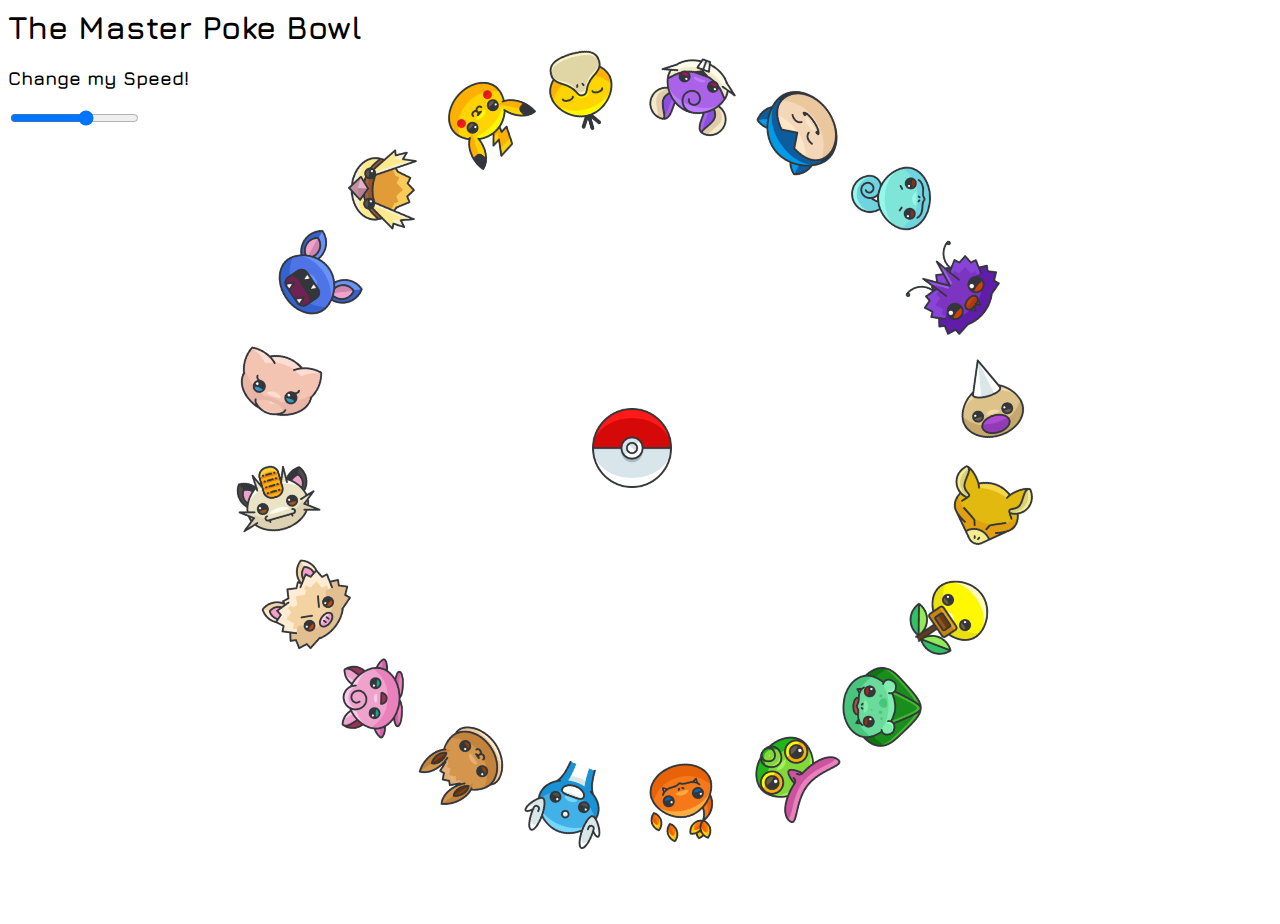
<file: projects/pokeroll/index.html>
<html>
  <head>
    <title>Poke Bowl</title>
    <link rel="stylesheet" href="style.css">
    <link href="https://fonts.googleapis.com/css?family=Jura" rel="stylesheet">
    <script src="index.js" defer></script>
  </head>
  <body>
    <div class="head">
      <h1>The Master Poke Bowl</h1>
      <h3>Change my Speed!</h3>
      <input id="speed" type="range" name="speed" min="1" max="500" value="300" >
      <audio id="audio" src="http://www.wavlist.com/tv/033/poke-who.wav"></audio>
    </div>
    <div class="circle">
      <img src="img/pokeball.png" id="center"/>
      <img src="img/abra.png" id="one" class="pokemon"/>
      <img src="img/bellsprout.png" id="two" class="pokemon"/>
      <img src="img/bulbasaur.png"id="three" class="pokemon"/>
      <img src="img/caterpie.png"id="four" class="pokemon"/>
      <img src="img/charmander.png"id="five" class="pokemon"/>
      <img src="img/dratini.png"id="six" class="pokemon"/>
      <img src="img/eevee.png"id="seven" class="pokemon"/>
      <img src="img/jigglypuff.png"id="eight" class="pokemon"/>
      <img src="img/mankey.png"id="nine" class="pokemon"/>
      <img src="img/meowth.png"id="ten" class="pokemon"/>
      <img src="img/mew.png"id="eleven" class="pokemon"/>
      <img src="img/zubat.png"id="twelve" class="pokemon"/>
      <img src="img/pidgey.png"id="thirteen" class="pokemon"/>
      <img src="img/pikachu-2.png"id="fourteen" class="pokemon"/>
      <img src="img/psyduck.png"id="fifteen" class="pokemon"/>
      <img src="img/rattata.png"id="sixteen" class="pokemon"/>
      <img src="img/snorlax.png"id="seventeen" class="pokemon"/>
      <img src="img/squirtle.png"id="eighteen" class="pokemon"/>
      <img src="img/venonat.png"id="nineteen" class="pokemon"/>
      <img src="img/weedle.png"id="twenty" class="pokemon"/>
    </div>
  </body>
</html>
</file>
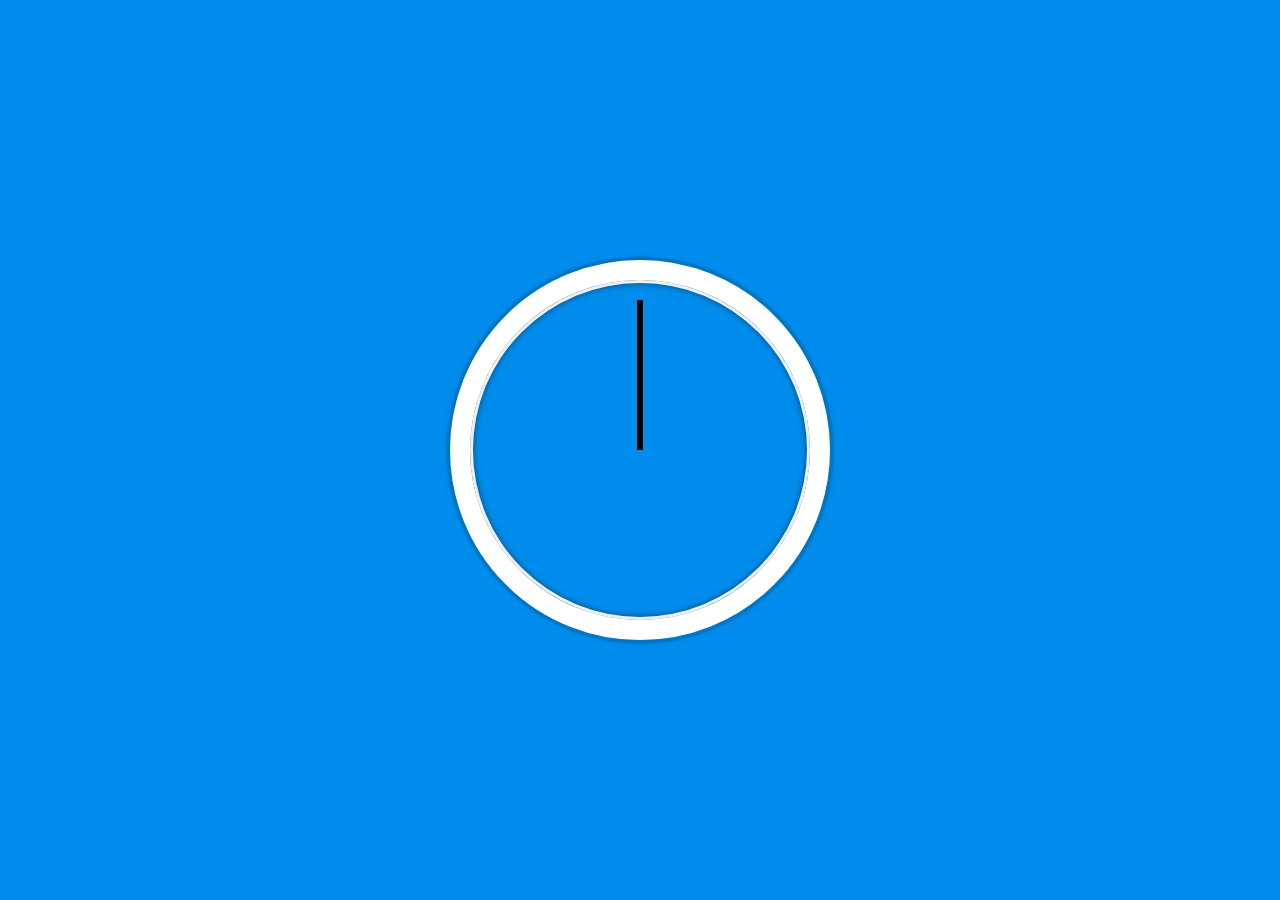
<file: 02 - JS and CSS Clock/index-START.html>
<!DOCTYPE html>
<html lang="en">
<head>
  <meta charset="UTF-8">
  <title>JS + CSS Clock</title>
</head>
<body>


    <div class="clock">
      <div class="clock-face">
        <div class="hand hour-hand"></div>
        <div class="hand min-hand"></div>
        <div class="hand second-hand"></div>
      </div>
    </div>


  <style>
    html {
      background:#018DED url(http://unsplash.it/1500/1000?image=881&blur=50);
      background-size:cover;
      font-family:'helvetica neue';
      text-align: center;
      font-size: 10px;
    }

    body {
      margin: 0;
      font-size: 2rem;
      display:flex;
      flex:1;
      min-height: 100vh;
      align-items: center;
    }

    .clock {
      width: 30rem;
      height: 30rem;
      border:20px solid white;
      border-radius:50%;
      margin:50px auto;
      position: relative;
      padding:2rem;
      box-shadow:
        0 0 0 4px rgba(0,0,0,0.1),
        inset 0 0 0 3px #EFEFEF,
        inset 0 0 10px black,
        0 0 10px rgba(0,0,0,0.2);
    }

    .clock-face {
      position: relative;
      width: 100%;
      height: 100%;
      transform: translateY(-3px); /* account for the height of the clock hands */
    }

    .hand {
      width:50%;
      height:6px;
      background:black;
      position: absolute;
      top:50%;
      transform-origin: 100%;
      transform: rotate(90deg);
      transition: all 0.05s;
      transition-timing-function: cubic-bezier(0.1, 2.7, 0.58, 1);
    }

  </style>

  <script>

    const secondHand = document.querySelector('.second-hand')
    const minuteHand = document.querySelector('.min-hand')
    const hourHand = document.querySelector('.hour-hand')

    function setDate() {
      const now = new Date()

      seconds = now.getSeconds()
      const secondsDegrees = ((seconds / 60) * 360) + 90
      secondHand.style.transform = `rotate(${secondsDegrees}deg)`

      minutes = now.getMinutes()
      const minutesDegrees = ((minutes / 60) * 360) + 90
      minuteHand.style.transform = `rotate(${minutesDegrees}deg)`

      hours = now.getHours()
      const hoursDegrees = hours * 60 + 90
      hourHand.style.transform = `rotate(${hoursDegrees}deg)`

    }

    setInterval(setDate, 1000)
  </script>
</body>
</html>
</file>
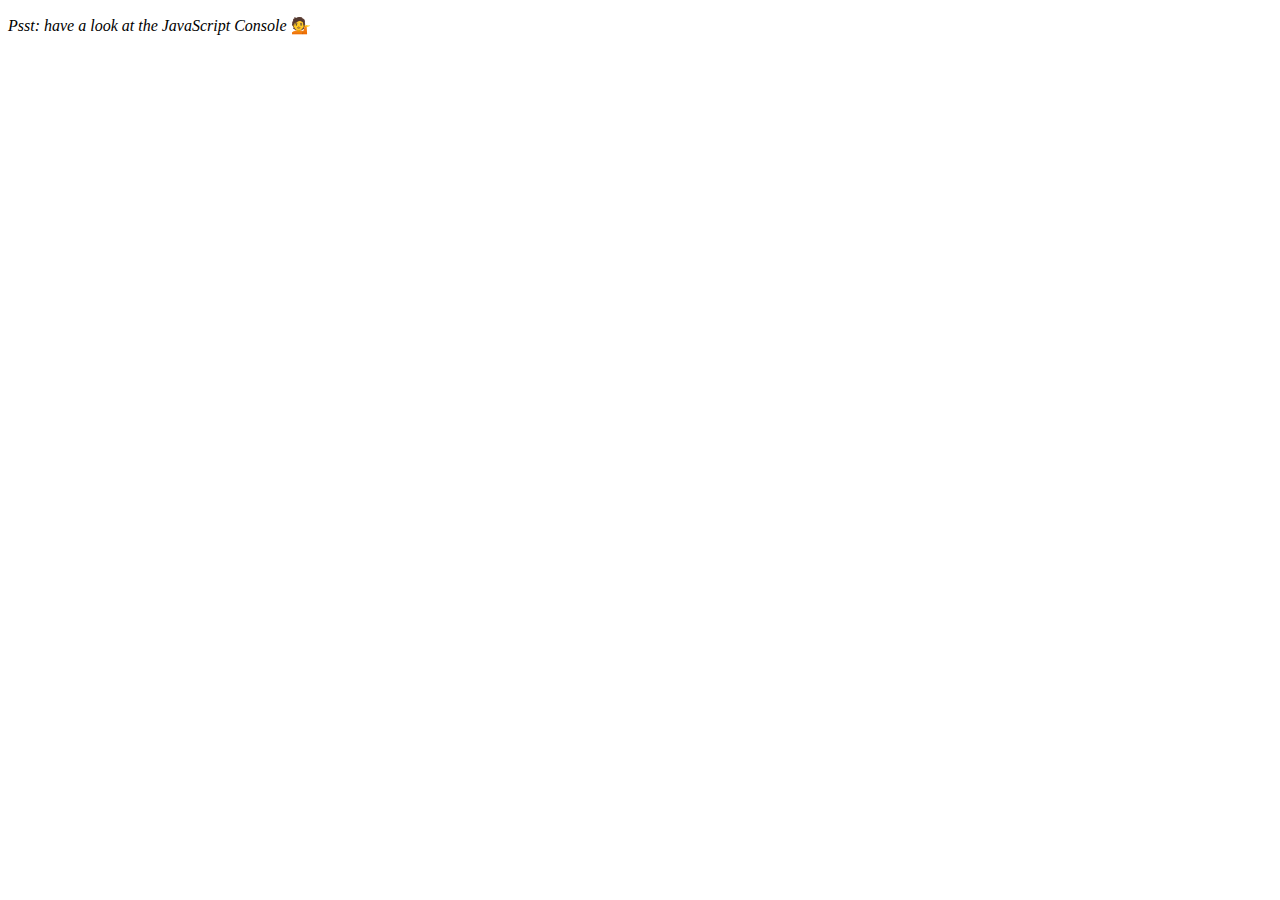
<file: 04 - Array Cardio Day 1/index-START.html>
<!DOCTYPE html>
<html lang="en">
<head>
  <meta charset="UTF-8">
  <title>Array Cardio 💪</title>
</head>
<body>
  <p><em>Psst: have a look at the JavaScript Console</em> 💁</p>
  <script>
    // Get your shorts on - this is an array workout!
    // ## Array Cardio Day 1

    // Some data we can work with

    const inventors = [
      { first: 'Albert', last: 'Einstein', year: 1879, passed: 1955 },
      { first: 'Isaac', last: 'Newton', year: 1643, passed: 1727 },
      { first: 'Galileo', last: 'Galilei', year: 1564, passed: 1642 },
      { first: 'Marie', last: 'Curie', year: 1867, passed: 1934 },
      { first: 'Johannes', last: 'Kepler', year: 1571, passed: 1630 },
      { first: 'Nicolaus', last: 'Copernicus', year: 1473, passed: 1543 },
      { first: 'Max', last: 'Planck', year: 1858, passed: 1947 },
      { first: 'Katherine', last: 'Blodgett', year: 1898, passed: 1979 },
      { first: 'Ada', last: 'Lovelace', year: 1815, passed: 1852 },
      { first: 'Sarah E.', last: 'Goode', year: 1855, passed: 1905 },
      { first: 'Lise', last: 'Meitner', year: 1878, passed: 1968 },
      { first: 'Hanna', last: 'Hammarström', year: 1829, passed: 1909 }
    ];

    const people = ['Beck, Glenn', 'Becker, Carl', 'Beckett, Samuel', 'Beddoes, Mick', 'Beecher, Henry', 'Beethoven, Ludwig', 'Begin, Menachem', 'Belloc, Hilaire', 'Bellow, Saul', 'Benchley, Robert', 'Benenson, Peter', 'Ben-Gurion, David', 'Benjamin, Walter', 'Benn, Tony', 'Bennington, Chester', 'Benson, Leana', 'Bent, Silas', 'Bentsen, Lloyd', 'Berger, Ric', 'Bergman, Ingmar', 'Berio, Luciano', 'Berle, Milton', 'Berlin, Irving', 'Berne, Eric', 'Bernhard, Sandra', 'Berra, Yogi', 'Berry, Halle', 'Berry, Wendell', 'Bethea, Erin', 'Bevan, Aneurin', 'Bevel, Ken', 'Biden, Joseph', 'Bierce, Ambrose', 'Biko, Steve', 'Billings, Josh', 'Biondo, Frank', 'Birrell, Augustine', 'Black, Elk', 'Blair, Robert', 'Blair, Tony', 'Blake, William'];

    // Array.prototype.filter()
    // 1. Filter the list of inventors for those who were born in the 1500's
    const fifteenHundreds = inventors.filter(inventor => inventor.year >= 1500 && inventor.year < 1600)
    console.log(fifteenHundreds)

    // Array.prototype.map()
    // 2. Give us an array of the inventors' first and last names
    const firstAndLast = inventors.map(inventor => `${inventor.first} ${inventor.last}` )
    console.log(firstAndLast)

    // Array.prototype.sort()
    // 3. Sort the inventors by birthdate, oldest to youngest
    const age = inventors.sort((inventor1, inventor2 )=> inventor1.year - inventor2.year)
    console.log(age)

    // Array.prototype.reduce()
    // 4. How many years did all the inventors live?
    const yearsLived = inventors.reduce((totalYears, inventor) => totalYears + (inventor.passed - inventor.year), 0)
    console.log(yearsLived)

    // 5. Sort the inventors by years lived
    const oldest = inventors.sort((inventor1, inventor2) => (inventor1.passed-inventor1.year) > (inventor1.passed-inventor1.year) ? 1 : -1)
    console.table(oldest)

    // 6. create a list of Boulevards in Paris that contain 'de' anywhere in the name
    // https://en.wikipedia.org/wiki/Category:Boulevards_in_Paris
    // const category = document.querySelector('.mw-category')
    // const links = [...category.querySelectorAll('a')]
    // const de = links.filter(street => street.includes('de'))

    // 7. sort Exercise
    // Sort the people alphabetically by last name
    const lastName = people.sort((p1, p2) => p1[1] > p2[1] ? 1 : -1)
    console.table(lastName)

    // 8. Reduce Exercise
    // Sum up the instances of each of these
    const data = ['car', 'car', 'truck', 'truck', 'bike', 'walk', 'car', 'van', 'bike', 'walk', 'car', 'van', 'car', 'truck' ];
    const transport = data.reduce(function(obj, item) {
      if (!obj[item]) {
        obj[item] = 0;
      }
      obj[item]++;
      return obj;
    }, {});
    console.table(transport)


  </script>
</body>
</html>
</file>
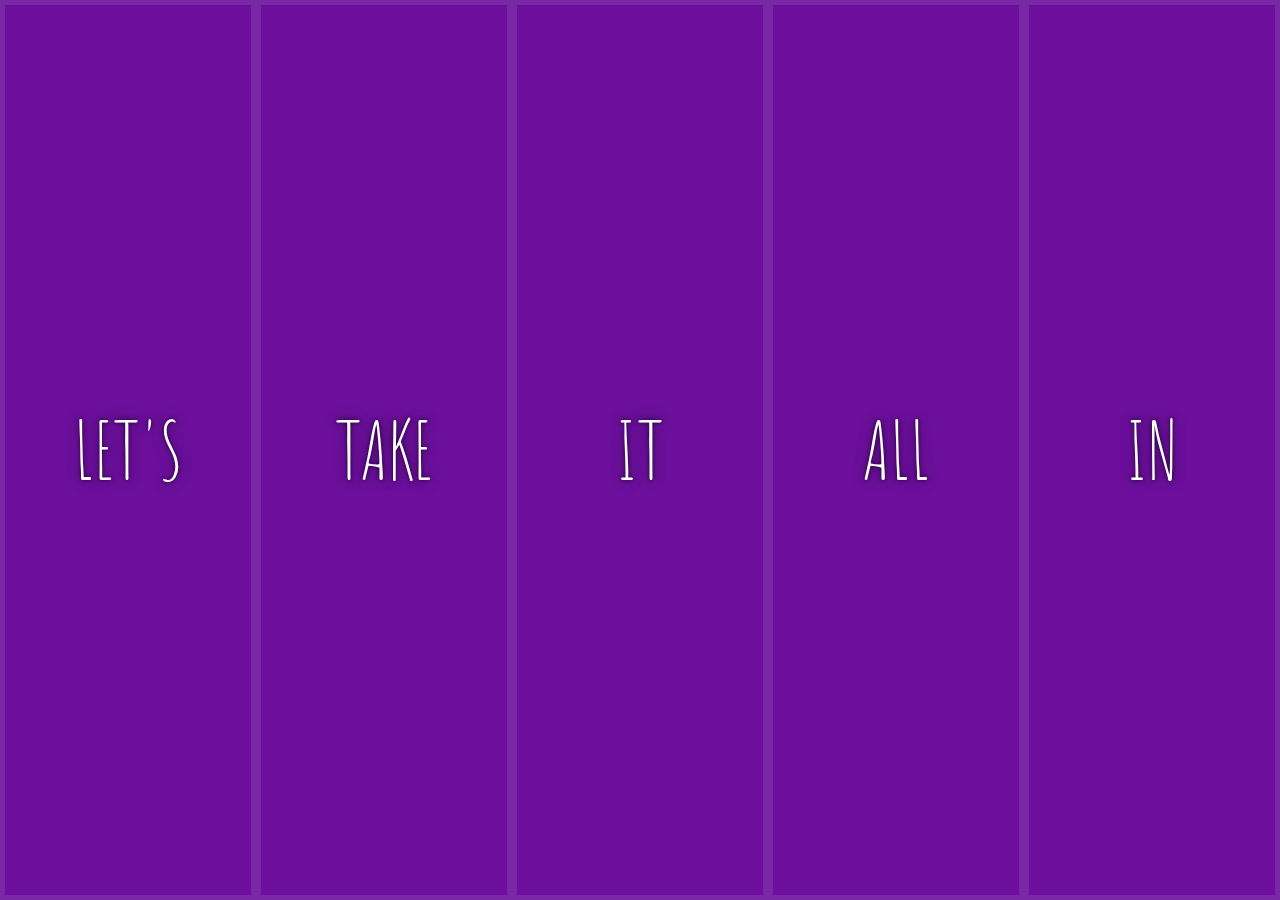
<file: 05 - Flex Panel Gallery/index-START.html>
<!DOCTYPE html>
<html lang="en">
<head>
  <meta charset="UTF-8">
  <title>Flex Panels 💪</title>
  <link href='https://fonts.googleapis.com/css?family=Amatic+SC' rel='stylesheet' type='text/css'>
</head>
<body>
  <style>
    html {
      box-sizing: border-box;
      background:#ffc600;
      font-family:'helvetica neue';
      font-size: 20px;
      font-weight: 200;
    }
    body {
      margin: 0;
    }
    *, *:before, *:after {
      box-sizing: inherit;
    }

    .panels {
      display: flex;
      min-height:100vh;
      overflow: hidden;
    }

    .panel {
      background:#6B0F9C;
      box-shadow:inset 0 0 0 5px rgba(255,255,255,0.1);
      color:white;
      text-align: center;
      align-items:center;
      /* Safari transitionend event.propertyName === flex */
      /* Chrome + FF transitionend event.propertyName === flex-grow */
      transition:
        font-size 0.7s cubic-bezier(0.61,-0.19, 0.7,-0.11),
        flex 0.7s cubic-bezier(0.61,-0.19, 0.7,-0.11),
        background 0.2s;
      font-size: 20px;
      background-size:cover;
      background-position:center;
      flex: 1;
      justify-content: center;
      align-items: center;
      display: flex;
      flex-direction: column;
    }


    .panel1 { background-image:url(https://source.unsplash.com/gYl-UtwNg_I/1500x1500); }
    .panel2 { background-image:url(https://source.unsplash.com/rFKUFzjPYiQ/1500x1500); }
    .panel3 { background-image:url(https://images.unsplash.com/photo-1465188162913-8fb5709d6d57?ixlib=rb-0.3.5&q=80&fm=jpg&crop=faces&cs=tinysrgb&w=1500&h=1500&fit=crop&s=967e8a713a4e395260793fc8c802901d); }
    .panel4 { background-image:url(https://source.unsplash.com/ITjiVXcwVng/1500x1500); }
    .panel5 { background-image:url(https://source.unsplash.com/3MNzGlQM7qs/1500x1500); }

    .panel > * {
      margin:0;
      width: 100%;
      transition:transform 0.5s;
      flex: 1 0 auto;
      justify-content: center;
      display: flex;
      align-items: center;
    }

    .panel > *:first-child { transform: translateY(-100%)}
    .panel.open-active > *:first-child { transform: translateY(0)}
    .panel > *:last-child { transform: translateY(100%)}
    .panel.panel.open-active > *:last-child { transform: translateY(0)}

    .panel p {
      text-transform: uppercase;
      font-family: 'Amatic SC', cursive;
      text-shadow:0 0 4px rgba(0, 0, 0, 0.72), 0 0 14px rgba(0, 0, 0, 0.45);
      font-size: 2em;
    }
    .panel p:nth-child(2) {
      font-size: 4em;
    }

    .panel.open {
      font-size:40px;
      flex: 5;
    }

  </style>


  <div class="panels">
    <div class="panel panel1">
      <p>Hey</p>
      <p>Let's</p>
      <p>Dance</p>
    </div>
    <div class="panel panel2">
      <p>Give</p>
      <p>Take</p>
      <p>Receive</p>
    </div>
    <div class="panel panel3">
      <p>Experience</p>
      <p>It</p>
      <p>Today</p>
    </div>
    <div class="panel panel4">
      <p>Give</p>
      <p>All</p>
      <p>You can</p>
    </div>
    <div class="panel panel5">
      <p>Life</p>
      <p>In</p>
      <p>Motion</p>
    </div>
  </div>

  <script>

    const panels = document.querySelectorAll('.panel')

    function toggleOpen() {
      this.classList.toggle('open')
    }

    function toggleActive(e) {
      if (e.propertyName === 'flex-grow' || e.propertyName === 'flex') {
      this.classList.toggle('open-active')
      }
    }

    panels.forEach(panel => panel.addEventListener('click', toggleOpen))
    panels.forEach(panel => panel.addEventListener('transitionend', toggleActive))
  </script>



</body>
</html>
</file>
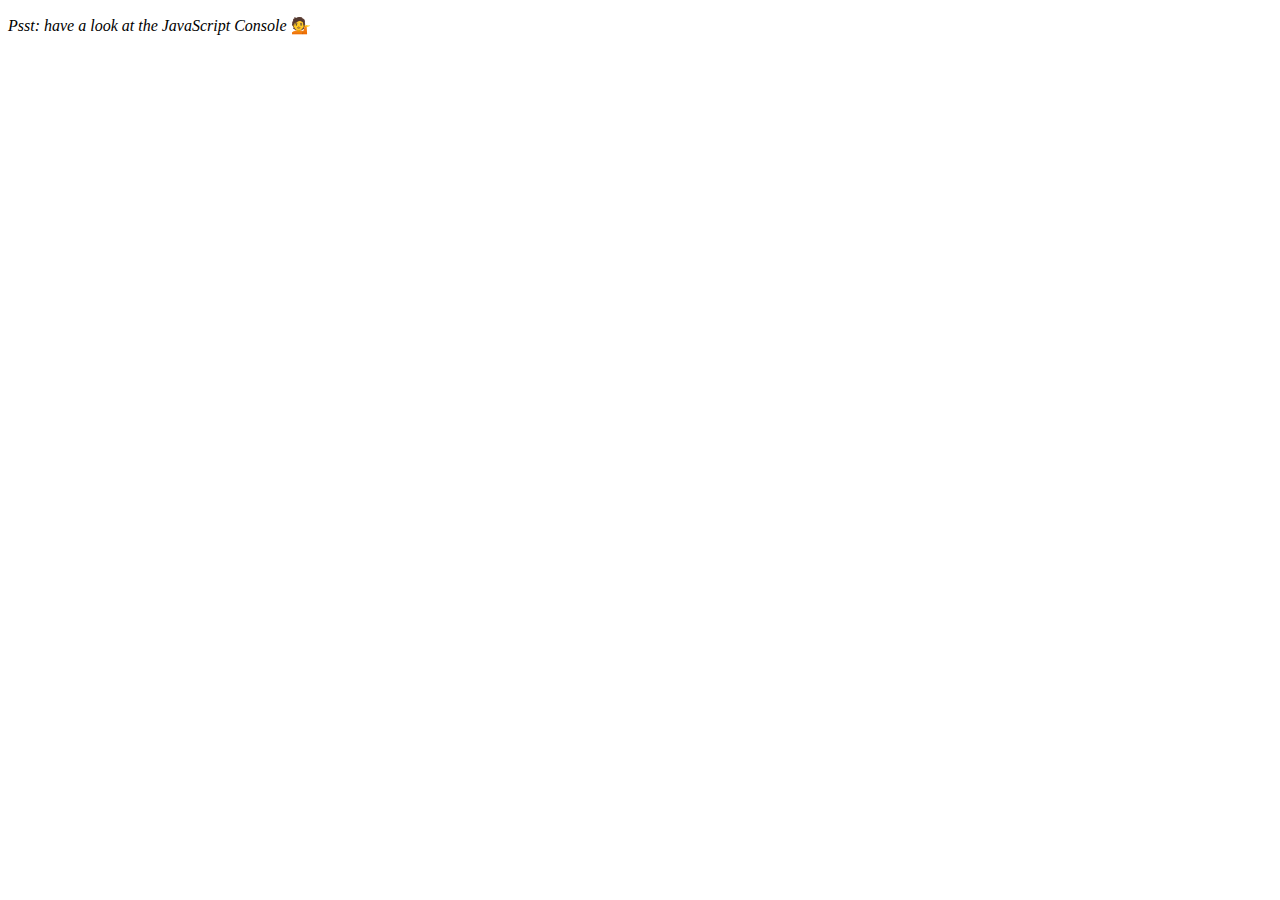
<file: 07 - Array Cardio Day 2/index-START.html>
<!DOCTYPE html>
<html lang="en">
<head>
  <meta charset="UTF-8">
  <title>Array Cardio 💪💪</title>
</head>
<body>
  <p><em>Psst: have a look at the JavaScript Console</em> 💁</p>
  <script>
    // ## Array Cardio Day 2

    const people = [
      { name: 'Wes', year: 1988 },
      { name: 'Kait', year: 1986 },
      { name: 'Irv', year: 1970 },
      { name: 'Lux', year: 2015 }
    ];

    const comments = [
      { text: 'Love this!', id: 523423 },
      { text: 'Super good', id: 823423 },
      { text: 'You are the best', id: 2039842 },
      { text: 'Ramen is my fav food ever', id: 123523 },
      { text: 'Nice Nice Nice!', id: 542328 }
    ];

    // Some and Every Checks
    // Array.prototype.some() // is at least one person 19 or older?
    const anyOver19 = people.some(person => new Date().getFullYear() - person.year >= 19)
    console.log(anyOver19)
    // Array.prototype.every() // is everyone 19 or older?
    const everyOver19 = people.every(person => new Date().getFullYear() - person.year >= 19)
    console.log(everyOver19)

    // Array.prototype.find()
    // Find is like filter, but instead returns just the one you are looking for
    // find the comment with the ID of 823423
    const comment = comments.find(comment => comment.id === 823423)
    console.log(comment)
    // Array.prototype.findIndex()
    // Find the comment with this ID
    comments.splice(comments.findIndex(comment => comment.id === 823423), 1)
    // delete the comment with the ID of 823423
    console.log(comments)

  </script>
</body>
</html>
</file>
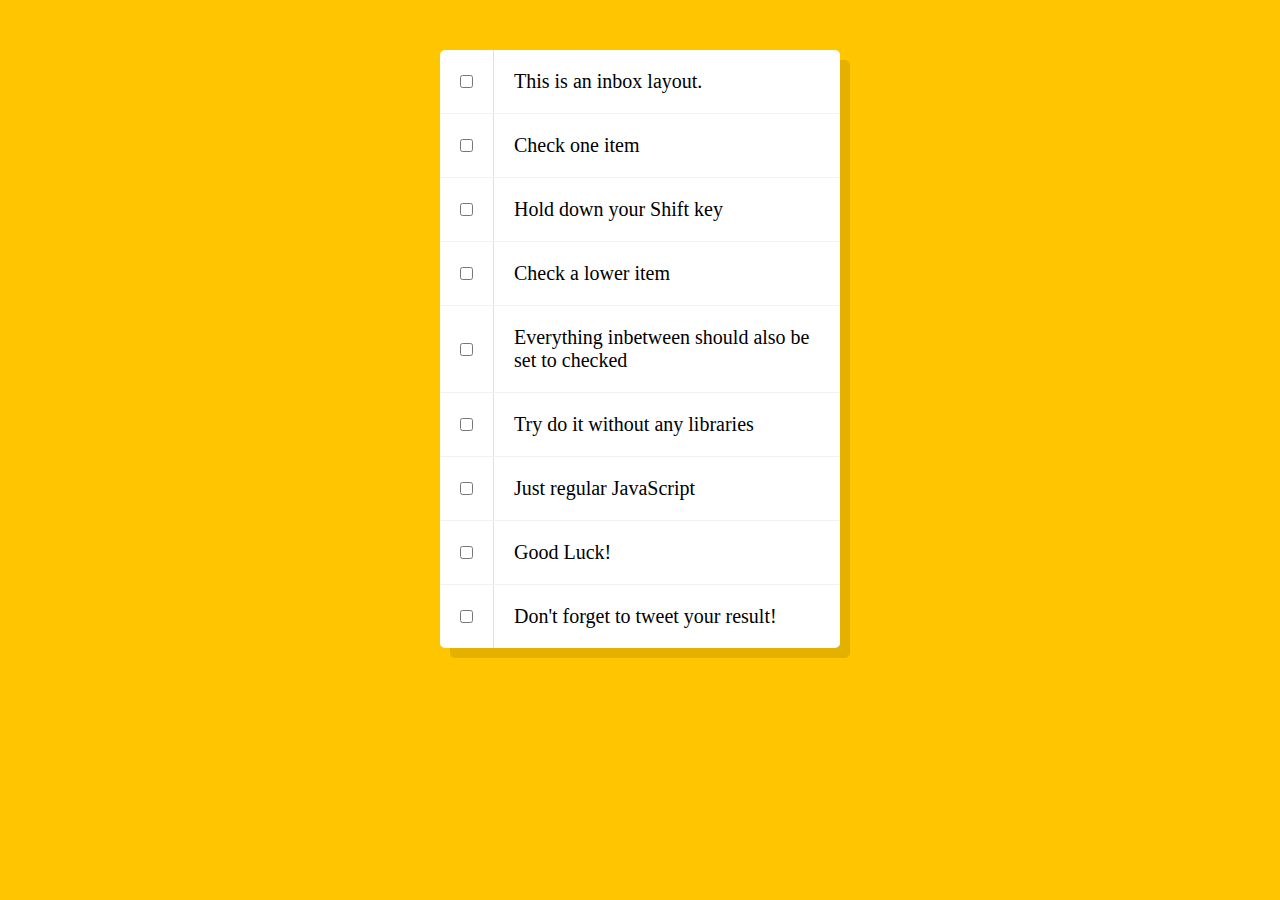
<file: 10 - Hold Shift and Check Checkboxes/index-START.html>
<!DOCTYPE html>
<html lang="en">
<head>
  <meta charset="UTF-8">
  <title>Hold Shift to Check Multiple Checkboxes</title>
</head>
<body>
  <style>

    html {
      font-family: sans-serif;
      background:#ffc600;
    }

    .inbox {
      max-width:400px;
      margin:50px auto;
      background:white;
      border-radius:5px;
      box-shadow:10px 10px 0 rgba(0,0,0,0.1);
    }

    .item {
      display:flex;
      align-items:center;
      border-bottom: 1px solid #F1F1F1;
    }

    .item:last-child {
      border-bottom:0;
    }


    input:checked + p {
      background:#F9F9F9;
      text-decoration: line-through;
    }

    input[type="checkbox"] {
      margin:20px;
    }

    p {
      margin:0;
      padding:20px;
      transition:background 0.2s;
      flex:1;
      font-family:'helvetica neue';
      font-size: 20px;
      font-weight: 200;
      border-left: 1px solid #D1E2FF;
    }


  </style>
   <!--
   The following is a common layout you would see in an email client.

   When a user clicks a checkbox, holds Shift, and then clicks another checkbox a few rows down, all the checkboxes inbetween those two checkboxes should be checked.

  -->
  <div class="inbox">
    <div class="item">
      <input type="checkbox">
      <p>This is an inbox layout.</p>
    </div>
    <div class="item">
      <input type="checkbox">
      <p>Check one item</p>
    </div>
    <div class="item">
      <input type="checkbox">
      <p>Hold down your Shift key</p>
    </div>
    <div class="item">
      <input type="checkbox">
      <p>Check a lower item</p>
    </div>
    <div class="item">
      <input type="checkbox">
      <p>Everything inbetween should also be set to checked</p>
    </div>
    <div class="item">
      <input type="checkbox">
      <p>Try do it without any libraries</p>
    </div>
    <div class="item">
      <input type="checkbox">
      <p>Just regular JavaScript</p>
    </div>
    <div class="item">
      <input type="checkbox">
      <p>Good Luck!</p>
    </div>
    <div class="item">
      <input type="checkbox">
      <p>Don't forget to tweet your result!</p>
    </div>
  </div>

<script>
  let inputs = document.querySelectorAll('input')

  let last
  function onSelect(e) {
    let inBetween = false
    if (e.shiftKey && this.checked) {
      inputs.forEach(input => {
        if (input === this || input === last) {
          inBetween = !inBetween
        }
        if (inBetween) {
          input.checked = true
        }
      })

    }
    last = this
  }

  inputs.forEach(input => input.addEventListener('click', onSelect))
</script>
</body>
</html>
</file>
<file: projects/pokeroll/style.css>
:root {
  --speed: 500;
  --one: 0deg;
  --two: 18deg;
  --three: 36deg;
  --four: 54deg;
  --five: 72deg;
  --six: 90deg;
  --seven: 108deg;
  --eight: 126deg;
  --nine: 144deg;
  --ten: 162deg;
  --eleven: 180deg;
  --twelve: 198deg;
  --thirteen: 216deg;
  --fourteen: 236deg;
  --fifteen: 252deg;
  --sixteen: 270deg;
  --seventeen: 288deg;
  --eighteen: 306deg;
  --nineteen: 324deg;
  --twenty: 342deg;
  font-family: 'Jura', sans-serif;
}

audio {
  display: none
}

.circle {
  display: block;
  position: relative;
  width: 80vh;
  height: 80vh;
  border: none;
  border-radius: 50%;
  margin: -2em auto;
}

.circle img {
    display: block;
    position: absolute;
    top: 50%; left: 50%;
    width: 80px;
    margin: -3em;
}

#center {
  transition: all 2.6s
}

.playing {
  transform: scale(3);
}

#one { transform: rotate(var(--one)) translate(40vh) rotate(var(--one))}
#two { transform: rotate(var(--two)) translate(40vh) rotate(var(--two)); }
#three { transform: rotate(var(--three)) translate(40vh) rotate(var(--three)); }
#four { transform: rotate(var(--four)) translate(40vh) rotate(var(--four)); }
#five { transform: rotate(var(--five)) translate(40vh) rotate(var(--five)); }
#six { transform: rotate(var(--six)) translate(40vh) rotate(var(--six)); }
#seven { transform: rotate(var(--seven)) translate(40vh) rotate(var(--seven)); }
#eight { transform: rotate(var(--eight)) translate(40vh) rotate(var(--eight)); }
#nine { transform: rotate(var(--nine)) translate(40vh) rotate(var(--nine)); }
#ten { transform: rotate(var(--ten)) translate(40vh) rotate(var(--ten)); }
#eleven { transform: rotate(var(--eleven)) translate(40vh) rotate(var(--eleven)); }
#twelve { transform: rotate(var(--twelve)) translate(40vh) rotate(var(--twelve)); }
#thirteen { transform: rotate(var(--thirteen)) translate(40vh) rotate(var(--thirteen)); }
#fourteen { transform: rotate(var(--fourteen)) translate(40vh) rotate(var(--fourteen)); }
#fifteen { transform: rotate(var(--fifteen)) translate(40vh) rotate(var(--fifteen)); }
#sixteen { transform: rotate(var(--sixteen)) translate(40vh) rotate(var(--sixteen)); }
#seventeen { transform: rotate(var(--seventeen)) translate(40vh) rotate(var(--seventeen)); }
#eighteen { transform: rotate(var(--eighteen)) translate(40vh) rotate(var(--eighteen)); }
#nineteen { transform: rotate(var(--nineteen)) translate(40vh) rotate(var(--nineteen)); }
#twenty { transform: rotate(var(--twenty)) translate(40vh) rotate(var(--twenty)); }
</file>
